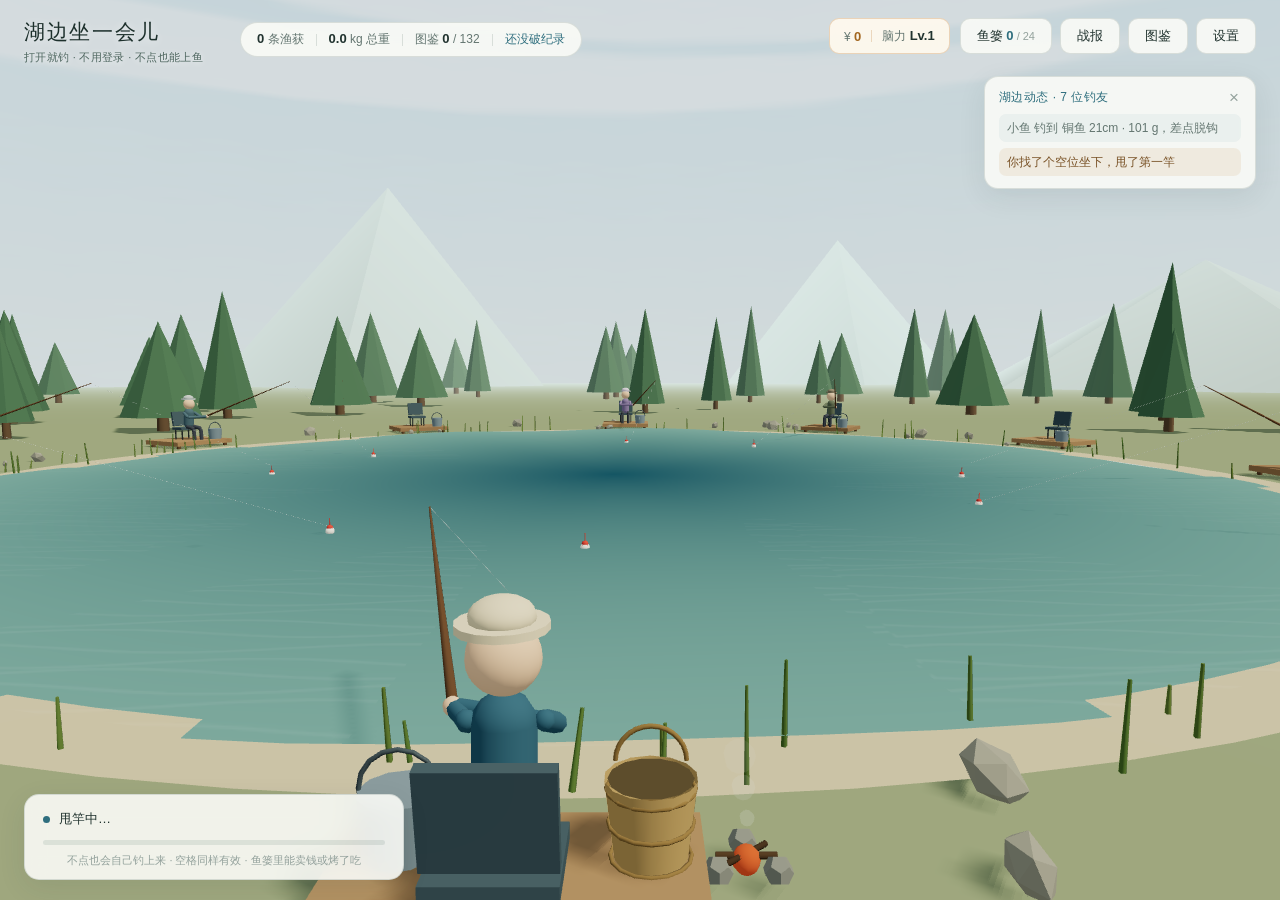
<file: fishing.html>
<!doctype html>
<html lang="zh-CN">
  <head>
    <meta charset="UTF-8" />
    <meta name="viewport" content="width=device-width, initial-scale=1.0" />
    <meta name="theme-color" content="#dbe8e4" />

    <!-- ===================== SEO 基础 ===================== -->
    <title>湖边坐一会儿 · 免费摸鱼钓鱼网页游戏（132 种淡水鱼 · 无需下载）</title>
    <meta
      name="description"
      content="《湖边坐一会儿》是免费在线钓鱼网页游戏：环湖钓位、132 种淡水鱼、五档品级、图鉴收集、每日战报，全程可零操作的摸鱼钓鱼。打开浏览器就能钓，无需下载安装。"
    />
    <meta
      name="keywords"
      content="钓鱼游戏,免费钓鱼游戏,在线钓鱼,摸鱼游戏,网页钓鱼小游戏,淡水鱼图鉴,休闲游戏,网页游戏不用下载,浏览器游戏,钓鱼模拟,湖边钓鱼,挂机游戏"
    />
    <meta name="author" content="kakshinji" />
    <meta
      name="robots"
      content="index, follow, max-snippet:-1, max-image-preview:large, max-video-preview:-1"
    />
    <meta name="googlebot" content="index, follow, max-snippet:-1, max-image-preview:large" />
    <meta name="baiduspider" content="index, follow" />
    <link rel="canonical" href="https://kakshinji.github.io/fishing.html" />

    <!-- ===================== Open Graph ===================== -->
    <meta property="og:type" content="website" />
    <meta property="og:site_name" content="今晚便利店" />
    <meta property="og:locale" content="zh_CN" />
    <meta property="og:title" content="湖边坐一会儿 · 免费摸鱼钓鱼网页游戏" />
    <meta
      property="og:description"
      content="环湖钓位、132 种淡水鱼、五档品级、图鉴收集。全程可零操作的摸鱼钓鱼，浏览器直接玩。"
    />
    <meta property="og:url" content="https://kakshinji.github.io/fishing.html" />
    <meta property="og:image" content="https://kakshinji.github.io/og-fishing.jpg" />
    <meta property="og:image:secure_url" content="https://kakshinji.github.io/og-fishing.jpg" />
    <meta property="og:image:type" content="image/jpeg" />
    <meta property="og:image:width" content="1200" />
    <meta property="og:image:height" content="630" />
    <meta property="og:image:alt" content="《湖边坐一会儿》游戏截图：湖边钓位与鱼竿" />

    <!-- ===================== Twitter / X ===================== -->
    <meta name="twitter:card" content="summary_large_image" />
    <meta name="twitter:title" content="湖边坐一会儿 · 免费摸鱼钓鱼网页游戏" />
    <meta
      name="twitter:description"
      content="环湖钓位、132 种淡水鱼、五档品级。全程可零操作的摸鱼钓鱼。"
    />
    <meta name="twitter:image" content="https://kakshinji.github.io/og-fishing.jpg" />
    <meta name="twitter:image:alt" content="《湖边坐一会儿》游戏截图" />

    <!-- ===================== 应用 / PWA ===================== -->
    <link rel="manifest" href="/manifest.json" />
    <link rel="icon" type="image/svg+xml" href="/favicon.svg" />
    <link rel="apple-touch-icon" href="/favicon.svg" />
    <meta name="apple-mobile-web-app-capable" content="yes" />
    <meta name="apple-mobile-web-app-title" content="湖边坐一会儿" />
    <meta name="application-name" content="湖边坐一会儿" />
    <meta name="format-detection" content="telephone=no" />

    <!-- ===================== 结构化数据（VideoGame + FAQPage） ===================== -->
    <script type="application/ld+json">
      {
        "@context": "https://schema.org",
        "@graph": [
          {
            "@type": "VideoGame",
            "@id": "https://kakshinji.github.io/fishing.html#game",
            "name": "湖边坐一会儿",
            "alternateName": "Sit by the Lake",
            "description": "一款免费在线钓鱼网页游戏。玩家坐在湖边钓位上，钓起 132 种淡水鱼，鱼分普通、稀有、史诗、传奇、不朽五档品级，可收集图鉴、查看每日战报。支持全程零操作的「摸鱼」模式，打开浏览器即可游玩，无需下载安装。",
            "url": "https://kakshinji.github.io/fishing.html",
            "image": "https://kakshinji.github.io/og-fishing.jpg",
            "screenshot": {
              "@type": "ImageObject",
              "url": "https://kakshinji.github.io/og-fishing.jpg",
              "width": 1200,
              "height": 630
            },
            "genre": ["钓鱼", "休闲", "收集"],
            "gamePlatform": ["Web browser", "Desktop", "Mobile"],
            "playMode": "SinglePlayer",
            "applicationCategory": "GameApplication",
            "operatingSystem": "Any (WebGL)",
            "browserRequirements": "需要支持 WebGL 的现代浏览器",
            "inLanguage": "zh-CN",
            "offers": {
              "@type": "Offer",
              "price": "0",
              "priceCurrency": "CNY",
              "availability": "https://schema.org/InStock",
              "url": "https://kakshinji.github.io/fishing.html"
            },
            "author": {
              "@type": "Person",
              "name": "kakshinji",
              "url": "https://github.com/kakshinji"
            },
            "publisher": {
              "@type": "Person",
              "name": "kakshinji",
              "url": "https://github.com/kakshinji"
            },
            "datePublished": "2026-11-14"
          },
          {
            "@type": "FAQPage",
            "@id": "https://kakshinji.github.io/fishing.html#faq",
            "mainEntity": [
              {
                "@type": "Question",
                "name": "《湖边坐一会儿》是什么游戏？",
                "acceptedAnswer": {
                  "@type": "Answer",
                  "text": "《湖边坐一会儿》是一款免费在线钓鱼网页游戏。你坐在湖边钓位上钓鱼，共有 132 种淡水鱼、五档品级（普通/稀有/史诗/传奇/不朽），可以收集图鉴、查看每日战报。"
                }
              },
              {
                "@type": "Question",
                "name": "需要一直盯着屏幕吗？",
                "acceptedAnswer": {
                  "@type": "Answer",
                  "text": "不需要。游戏支持全程零操作的「摸鱼」模式，挂在那里自己就会钓鱼。也可以手动收线，体验咬钩和起鱼的过程。"
                }
              },
              {
                "@type": "Question",
                "name": "一共有多少种鱼？",
                "acceptedAnswer": {
                  "@type": "Answer",
                  "text": "132 种淡水鱼，分普通、稀有、史诗、传奇、不朽五档品级，收进图鉴里可以随时翻看。"
                }
              },
              {
                "@type": "Question",
                "name": "收费吗？需要下载吗？",
                "acceptedAnswer": {
                  "@type": "Answer",
                  "text": "完全免费，且无需下载安装。打开浏览器就能钓，无内购、无广告。"
                }
              },
              {
                "@type": "Question",
                "name": "还有别的游戏吗？",
                "acceptedAnswer": {
                  "@type": "Answer",
                  "text": "有。同一个站点还有《今晚便利店》3D 街景网页游戏：港式旧区夜市、47 家店铺、怪客 NPC，地址是 https://kakshinji.github.io/"
                }
              }
            ]
          }
        ]
      }
    </script>
    <script type="module" crossorigin src="/assets/fishing-Bu-_hxFC.js"></script>
    <link rel="modulepreload" crossorigin href="/assets/react-BdqkGuZs.js">
    <link rel="stylesheet" crossorigin href="/assets/fishing-GeSbubqD.css">
  </head>
  <body>
    <!-- 无 JS 环境的静态内容：给不渲染 JS 的搜索引擎（百度 / 多数 AI 爬虫）读的游戏说明 -->
    <noscript>
      <main
        style="
          max-width: 760px;
          margin: 0 auto;
          padding: 32px 24px 64px;
          font-family: system-ui, -apple-system, 'Segoe UI', 'Microsoft YaHei', sans-serif;
          line-height: 1.85;
          color: #2c3a36;
          background: #dbe8e4;
        "
      >
        <h1 style="font-size: 32px; margin: 0 0 6px">湖边坐一会儿</h1>
        <p style="font-size: 16px; color: #5c6f69; margin: 0 0 24px">
          免费摸鱼钓鱼网页游戏 · 132 种淡水鱼 · 无需下载
        </p>

        <h2 style="font-size: 20px; margin: 32px 0 12px">这是什么游戏</h2>
        <p>
          《湖边坐一会儿》是一款<b>免费在线钓鱼网页游戏</b>。你坐在湖边的钓位上，
          看着浮标起起伏伏，钓起一条又一条淡水鱼。一共 <b>132 种鱼</b>，
          分普通、稀有、史诗、传奇、不朽<b>五档品级</b>，全部收进图鉴里随时翻看。
        </p>

        <h2 style="font-size: 20px; margin: 32px 0 12px">玩法</h2>
        <ul style="padding-left: 22px">
          <li><b>零操作挂机</b>：挂在那里自己就会钓鱼，适合上班摸鱼</li>
          <li><b>手动收线</b>：体验咬钩、溜鱼、起鱼的全过程</li>
          <li><b>图鉴收集</b>：132 种鱼的体长、重量、钓点、时间全记录</li>
          <li><b>每日战报</b>：今天钓了几条、最高品级、最长的一条</li>
          <li><b>品级演出</b>：钓到传奇 / 不朽时有全屏定格演出</li>
        </ul>

        <h2 style="font-size: 20px; margin: 32px 0 12px">游戏特色</h2>
        <ul style="padding-left: 22px">
          <li>打开浏览器就能玩，<b>无需下载安装、无需注册</b></li>
          <li>环湖钓位、松林倒影，安静的低多边形湖景</li>
          <li>132 种淡水鱼 × 五档品级，可长期收集</li>
          <li>支持挂机摸鱼，也支持手动操作</li>
          <li>完全免费，无内购，无广告</li>
        </ul>

        <h2 style="font-size: 20px; margin: 32px 0 12px">另一个游戏</h2>
        <p>
          同一站点还有《<a href="/" style="color: #2f6b5c">今晚便利店</a>》3D 街景网页游戏：
          港式旧区夜市、47 家店铺、怪客 NPC、白天黑夜切换。
        </p>

        <p style="margin-top: 40px; color: #7d8a85; font-size: 13px">
          提示：本页需要 JavaScript 才能运行。请启用 JavaScript 后刷新页面开始钓鱼。
        </p>
      </main>
    </noscript>

    <div id="root"></div>
  </body>
</html>
</file>
<file: assets/fishing-GeSbubqD.css>
:root{--fk-ink: #21332f;--fk-ink2: #647671;--fk-ink3: #93a19c;--fk-paper: rgba(250, 251, 247, .9);--fk-solid: #fafbf7;--fk-line: rgba(37, 68, 62, .14);--fk-lake: #2f6e7e;--fk-amber: #bd7731;--fk-sans: -apple-system, BlinkMacSystemFont, "Segoe UI", "PingFang SC", "Microsoft YaHei", sans-serif;--fk-serif: "Songti SC", "SimSun", "Noto Serif SC", Georgia, serif}*{box-sizing:border-box}html,body,#root{height:100%;margin:0;padding:0;overflow:hidden;background:#dce9e6}body{font-family:var(--fk-sans);color:var(--fk-ink);-webkit-font-smoothing:antialiased;-webkit-user-select:none;user-select:none;overscroll-behavior:none}.fk-app{position:fixed;inset:0}canvas{display:block;outline:none}.fk-hud{position:fixed;inset:0;z-index:10;pointer-events:none;font-size:13px}.fk-hud button,.fk-hud input{font-family:inherit;cursor:pointer}.fk-hud button{pointer-events:auto}.fk-top{position:absolute;top:0;left:0;right:0;display:flex;align-items:flex-start;gap:20px;padding:18px 24px;z-index:30}.fk-brand{min-width:196px}.fk-brand h1{margin:0;font-family:var(--fk-serif);font-size:21px;font-weight:500;letter-spacing:.08em;color:#1d302c;text-shadow:0 1px 8px rgba(255,255,255,.7)}.fk-brand span{display:block;margin-top:4px;font-size:11px;color:#4e665f;letter-spacing:.03em;text-shadow:0 1px 6px rgba(255,255,255,.8)}.fk-stats{display:flex;align-items:center;gap:12px;margin-top:4px;padding:8px 16px;background:var(--fk-paper);border:1px solid var(--fk-line);border-radius:999px;-webkit-backdrop-filter:blur(8px);backdrop-filter:blur(8px);font-size:12px;color:var(--fk-ink2);white-space:nowrap}.fk-stats b{color:var(--fk-ink);font-weight:600;font-size:13px}.fk-stats i{width:1px;height:12px;background:var(--fk-line)}.fk-biggest{color:var(--fk-lake)}.fk-wallet{display:flex;align-items:center;gap:10px;padding:8px 14px;margin-right:2px;border-radius:10px;border:1px solid rgba(189,119,49,.28);background:#fffaeeeb;color:var(--fk-ink2);font-size:12px;white-space:nowrap;-webkit-backdrop-filter:blur(8px);backdrop-filter:blur(8px)}.fk-wallet i{width:1px;height:12px;background:#bd773140}.fk-wallet b{font-weight:600;color:var(--fk-ink);font-size:13px}.fk-wallet-coin b{color:#a2661f}.fk-top-btns button small{color:var(--fk-ink3);font-size:11px;font-weight:400}.fk-top-btns button b{font-weight:600;color:var(--fk-lake)}.fk-top-btns{margin-left:auto;display:flex;gap:8px;pointer-events:auto}.fk-top-btns button,.fk-news-toggle{padding:8px 16px;border-radius:10px;border:1px solid var(--fk-line);background:var(--fk-paper);color:var(--fk-ink);font-size:13px;-webkit-backdrop-filter:blur(8px);backdrop-filter:blur(8px);transition:background .15s,transform .15s}.fk-top-btns button:hover,.fk-news-toggle:hover{background:#fff;transform:translateY(-1px)}.fk-news{position:absolute;top:76px;right:24px;width:272px;padding:12px 14px;background:var(--fk-paper);border:1px solid var(--fk-line);border-radius:14px;-webkit-backdrop-filter:blur(10px);backdrop-filter:blur(10px);box-shadow:0 8px 28px #1c3c3817;pointer-events:auto;z-index:20}.fk-news-toggle{position:absolute;top:76px;right:24px}.fk-news-head{display:flex;justify-content:space-between;align-items:center;font-size:12px;color:var(--fk-lake);margin-bottom:8px;letter-spacing:.04em}.fk-news-head button{border:0;background:none;color:var(--fk-ink3);font-size:17px;line-height:1;padding:0 2px}.fk-news-list{display:flex;flex-direction:column;gap:6px}.fk-news-item{font-size:12px;line-height:1.5;color:var(--fk-ink2);padding:5px 8px;border-radius:7px;background:#2f6e7e0e;animation:fkFade .35s ease}.fk-news-item.mine{background:#bd77311a;color:#7a5327}.fk-status{position:absolute;bottom:20px;left:24px;width:min(380px,calc(100vw - 40px));padding:12px 18px 11px;background:var(--fk-paper);border:1px solid var(--fk-line);border-radius:15px;-webkit-backdrop-filter:blur(10px);backdrop-filter:blur(10px);box-shadow:0 8px 28px #1c3c3817;pointer-events:none;transition:border-color .25s}.fk-status.active{border-color:#bd773180}.fk-status-line{display:flex;align-items:center;gap:9px;min-height:24px}.fk-dot{width:7px;height:7px;border-radius:50%;background:var(--fk-lake);flex:none}.fk-status.active .fk-dot{background:var(--fk-amber);animation:fkPulse .85s infinite}.fk-status-text{font-size:13px;color:var(--fk-ink)}.fk-tap-btn{margin-left:auto;padding:5px 12px;border-radius:8px;border:1px solid rgba(189,119,49,.4);background:#bd77311f;color:#8b5620;font-size:12px;white-space:nowrap}.fk-tap-btn:hover{background:#bd773138}.fk-progress{margin-top:9px;height:5px;background:#25443e1a;border-radius:999px;overflow:hidden}.fk-progress-fill{height:100%;border-radius:999px;background:var(--fk-lake);transition:width .12s linear}.fk-progress-fill.boost{background:var(--fk-amber)}.fk-hint{margin-top:8px;font-size:11px;color:var(--fk-ink3);text-align:center}.fk-card{position:absolute;top:50%;right:5.5%;transform:translateY(-50%);width:352px;display:flex;gap:14px;padding:18px;background:#fcfcf8f5;border:1px solid var(--fk-line);border-radius:18px;box-shadow:0 18px 52px #17383433;-webkit-backdrop-filter:blur(12px);backdrop-filter:blur(12px);animation:fkCardIn .38s cubic-bezier(.2,.9,.3,1);pointer-events:none}.fk-card-art{width:106px;flex:none;display:flex;align-items:center;justify-content:center;background:#2f6e7e12;border-radius:12px;padding:5px}.fk-card-svg{width:100%;height:auto}.fk-card-body{flex:1;min-width:0}.fk-card-title{display:flex;align-items:baseline;justify-content:space-between;gap:8px}.fk-card-title h2{margin:0;font-family:var(--fk-serif);font-size:22px;font-weight:500}.fk-rarity{font-size:11px;white-space:nowrap}.fk-card-sub{margin-top:3px;font-size:11px;color:var(--fk-ink3)}.fk-card-metrics{display:flex;gap:6px;margin-top:12px}.fk-card-metrics>div{flex:1;min-width:0;padding:7px 8px;background:#2f6e7e12;border-radius:9px;text-align:center}.fk-card-metrics b{display:block;font-size:15px;font-weight:600;color:var(--fk-lake);white-space:nowrap}.fk-card-metrics span{display:block;font-size:10px;color:var(--fk-ink3);margin-top:2px}.fk-card-note{margin:11px 0 0;font-size:12px;line-height:1.6;color:var(--fk-ink2)}.fk-card-tags{display:flex;flex-wrap:wrap;gap:6px;margin-top:10px}.tag{font-size:11px;padding:3px 8px;border-radius:6px}.tag.release{background:#2f6e7e21;color:var(--fk-lake)}.tag.record{background:#bd773129;color:#8b5620}.tag.dex{background:#5a826429;color:#3b6a45}.tag.basket{background:#bd773124;color:#8b5620}.fk-sizebar{margin-top:12px}.fk-sizebar-head,.fk-sizebar-foot{display:flex;justify-content:space-between;font-size:10px;color:var(--fk-ink3)}.fk-sizebar-track{position:relative;height:7px;margin:6px 0 4px;background:#25443e1a;border-radius:999px}.fk-sizebar-fill{height:100%;border-radius:999px;background:linear-gradient(90deg,#7fa9a3,#2f6e7e)}.fk-sizebar-mark{position:absolute;top:-3px;width:3px;height:13px;background:var(--fk-amber);border-radius:2px;transform:translate(-1.5px)}.fk-panel{position:absolute;top:50%;left:50%;transform:translate(-50%,-50%);background:#fbfcf8f7;border:1px solid var(--fk-line);border-radius:20px;box-shadow:0 24px 70px #1434303d;-webkit-backdrop-filter:blur(14px);backdrop-filter:blur(14px);z-index:40;pointer-events:auto;animation:fkCardIn .28s ease}.fk-panel-head{display:flex;align-items:flex-start;justify-content:space-between;padding:20px 22px 14px}.fk-panel-head h2{margin:0;font-family:var(--fk-serif);font-size:20px;font-weight:500}.fk-panel-head span{display:block;margin-top:4px;font-size:11px;color:var(--fk-ink3)}.fk-x{border:0;background:none;color:var(--fk-ink3);font-size:22px;line-height:1;padding:0 4px}.fk-x:hover{color:var(--fk-ink)}.fk-dex{width:min(880px,calc(100vw - 40px));height:min(680px,calc(100vh - 60px));display:flex;flex-direction:column}.fk-dex-bar{display:flex;gap:12px;align-items:center;padding:0 22px 12px}.fk-dex-bar input{flex:1;min-width:0;padding:9px 12px;border-radius:9px;border:1px solid var(--fk-line);background:#fff;color:var(--fk-ink);font-size:13px;outline:none;pointer-events:auto;cursor:text}.fk-dex-bar input:focus{border-color:var(--fk-lake)}.fk-segs{display:flex;gap:3px;padding:3px;background:#25443e0f;border-radius:9px}.fk-segs button{padding:6px 12px;border:0;border-radius:7px;background:transparent;color:var(--fk-ink2);font-size:12px}.fk-segs button.on{background:#fff;color:var(--fk-ink);box-shadow:0 1px 4px #00000012}.fk-dex-progress{height:4px;margin:0 22px 12px;background:#25443e1a;border-radius:999px;overflow:hidden}.fk-dex-progress div{height:100%;background:var(--fk-lake);border-radius:999px}.fk-dex-grid{flex:1;overflow-y:auto;display:grid;grid-template-columns:repeat(auto-fill,minmax(112px,1fr));gap:8px;padding:0 22px 20px;align-content:start}.fk-dex-cell{padding:9px 6px 8px;border-radius:11px;border:1px solid var(--fk-line);background:#fff;text-align:center;color:var(--fk-ink);transition:transform .12s,border-color .12s}.fk-dex-cell:hover{transform:translateY(-2px);border-color:var(--fk-lake)}.fk-dex-cell.sel{border-color:var(--fk-lake);background:#2f6e7e12}.fk-dex-cell.locked{background:#25443e09;border-style:dashed}.fk-dex-art{height:54px;display:flex;align-items:center;justify-content:center}.fk-dex-art svg{width:92px;height:54px}.fk-dex-cell.locked .fk-dex-art{color:var(--fk-ink3)}.fk-q{font-size:26px;color:var(--fk-ink3);font-family:var(--fk-serif)}.fk-dex-name{font-size:12px;margin-top:3px}.fk-dex-cell.locked .fk-dex-name{color:var(--fk-ink3)}.fk-dex-meta{font-size:10px;margin-top:2px;opacity:.85}.fk-dex-empty{grid-column:1 / -1;text-align:center;padding:40px;color:var(--fk-ink3)}.fk-dex-detail{display:flex;align-items:center;gap:14px;margin:0 22px 20px;padding:12px 14px;background:#2f6e7e12;border-radius:12px}.fk-detail-svg{width:100px;height:58px;flex:none}.fk-dex-detail h3{margin:0;font-family:var(--fk-serif);font-size:16px;font-weight:500}.fk-dex-detail p{margin:4px 0;font-size:12px;color:var(--fk-ink2);line-height:1.5}.fk-detail-nums{font-size:11px;color:var(--fk-ink3)}.fk-settings{width:min(440px,calc(100vw - 40px))}.fk-row{display:flex;align-items:center;justify-content:space-between;padding:11px 22px;border-top:1px solid var(--fk-line);font-size:13px}.fk-btn{padding:6px 12px;border-radius:8px;border:1px solid var(--fk-line);background:#fff;color:var(--fk-ink);font-size:12px}.fk-btn:hover{border-color:var(--fk-lake)}.fk-btn.danger{color:#a3453c;border-color:#a3453c4d}.fk-switch{min-width:48px;padding:5px 12px;border-radius:8px;border:1px solid var(--fk-line);background:#fff;color:var(--fk-ink3);font-size:12px}.fk-switch.on{background:#2f6e7e21;border-color:#2f6e7e59;color:var(--fk-lake)}.fk-settings-note{margin:6px 22px 20px;font-size:11px;line-height:1.6;color:var(--fk-ink3)}.fk-row>span small{display:block;font-size:10px;color:var(--fk-ink3);margin-top:2px}.fk-head-actions{display:flex;align-items:flex-start;gap:12px}.fk-link{border:0;background:none;color:var(--fk-lake);font-size:12px;padding:3px 0}.fk-link:hover{text-decoration:underline}.fk-report{width:min(520px,calc(100vw - 40px));height:min(720px,calc(100vh - 60px));display:flex;flex-direction:column;overflow:hidden}.fk-report-head{flex:none;padding:18px 24px 16px;background:linear-gradient(155deg,#fdf8ec,#f3f6ee);border-bottom:1px dashed rgba(37,68,62,.22);border-radius:20px 20px 0 0}.fk-report-head-top{display:flex;align-items:center;justify-content:space-between;font-size:10px;letter-spacing:.14em;color:var(--fk-ink3)}.fk-report-head h2{margin:10px 0 3px;font-family:var(--fk-serif);font-size:27px;font-weight:500;letter-spacing:.1em}.fk-report-date{font-size:12px;color:var(--fk-ink2)}.fk-report-verdict{margin:12px 0 0;font-family:var(--fk-serif);font-size:14px;line-height:1.6;color:#7a5327}.fk-report-scroll{flex:1;min-height:0;overflow-y:auto;padding:0 24px 18px}.fk-report-nums{display:grid;grid-template-columns:repeat(4,1fr);gap:7px;margin:16px 0 2px}.fk-report-nums>div{padding:10px 3px;text-align:center;border-radius:11px;background:#2f6e7e12}.fk-report-nums b{display:block;font-size:18px;font-weight:600;color:var(--fk-lake);white-space:nowrap}.fk-report-nums span{display:block;font-size:10px;color:var(--fk-ink3);margin-top:3px}.fk-report-big{display:flex;align-items:center;gap:14px;padding:10px 14px;border-radius:12px;border:1px solid var(--fk-line);background:#fff}.fk-report-big-art{width:110px;height:62px;flex:none;display:flex;align-items:center;justify-content:center;background:#2f6e7e0f;border-radius:9px}.fk-report-big-art svg{width:102px;height:58px}.fk-report-big-info{min-width:0}.fk-report-big-name{font-family:var(--fk-serif);font-size:18px}.fk-report-big-name i{font-style:normal;font-family:var(--fk-sans);font-size:11px;margin-left:8px}.fk-report-big-meta{margin-top:4px;font-size:11px;color:var(--fk-ink3);line-height:1.5}.fk-report-species{display:grid;grid-template-columns:repeat(4,1fr);gap:7px}.fk-report-sp{padding:6px 4px 5px;border-radius:9px;border:1px solid var(--fk-line);background:#fff;text-align:center}.fk-report-sp svg{width:100%;height:34px}.fk-report-sp span{display:block;margin-top:2px;font-size:10px;color:var(--fk-ink2);white-space:nowrap;overflow:hidden;text-overflow:ellipsis}.fk-report-more{grid-column:1 / -1;padding:5px;text-align:center;font-size:11px;color:var(--fk-ink3)}.fk-report-history{display:flex;flex-direction:column;gap:5px}.fk-report-hrow{display:grid;grid-template-columns:1.25fr 1.1fr .8fr .7fr;gap:6px;align-items:center;padding:7px 10px;border-radius:8px;background:#25443e0b;font-size:11px;color:var(--fk-ink2)}.fk-report-hrow b{color:var(--fk-ink);font-weight:600;white-space:nowrap}.fk-report-hrow span:nth-child(3){color:#a2661f;text-align:right;white-space:nowrap}.fk-report-hrow span:nth-child(4){text-align:right;white-space:nowrap}.fk-report-foot{flex:none;display:flex;gap:8px;padding:14px 24px 20px;border-top:1px dashed rgba(37,68,62,.22);background:#fdf8eca6}.fk-report-foot button{flex:1;padding:10px 8px;border-radius:10px;font-size:12px;font-weight:600;white-space:nowrap}.fk-report-copy{border:1px solid var(--fk-line);background:#fff;color:var(--fk-ink)}.fk-report-copy:hover{border-color:var(--fk-lake)}.fk-report-settle{border:1px solid rgba(189,119,49,.4);background:#bd773126;color:#8b5620}.fk-report-settle:hover:not(:disabled){background:#bd77313d}.fk-report-settle:disabled{opacity:.45;cursor:not-allowed}.fk-basket{width:min(600px,calc(100vw - 40px));height:min(700px,calc(100vh - 60px));display:flex;flex-direction:column}.fk-basket-summary{flex:none;padding:0 22px 14px}.fk-basket-nums{display:flex;gap:8px}.fk-basket-nums>div{flex:1;min-width:0;text-align:center;padding:9px 6px;border-radius:11px;background:#2f6e7e12}.fk-basket-nums b{display:block;font-size:19px;font-weight:600;color:var(--fk-lake);white-space:nowrap}.fk-basket-nums b small{font-size:11px;color:var(--fk-ink3);font-weight:400}.fk-basket-nums span{display:block;font-size:10px;color:var(--fk-ink3);margin-top:2px}.fk-basket-actions{display:flex;gap:8px;margin-top:10px}.fk-basket-actions button{flex:1;padding:11px 10px;border-radius:11px;border:1px solid transparent;font-size:13px;font-weight:600;display:flex;align-items:center;justify-content:center;gap:8px;transition:transform .14s,filter .14s}.fk-basket-actions button span{font-size:11px;font-weight:400;opacity:.85}.fk-basket-actions button:hover:not(:disabled){transform:translateY(-1px);filter:brightness(1.04)}.fk-basket-actions button:disabled{opacity:.42;cursor:not-allowed}.fk-primary{background:var(--fk-lake);color:#fff}.fk-warm{background:#bd773126;color:#8b5620;border-color:#bd773159!important}.fk-brain-line{margin-top:10px;padding:8px 11px;border-radius:9px;background:#bd773114;font-size:11px;line-height:1.6;color:#7a5327}.fk-brain-line em{display:block;font-style:normal;color:var(--fk-ink3)}.fk-basket-scroll{flex:1;min-height:0;overflow-y:auto;padding:0 22px 20px}.fk-section-title{display:flex;align-items:baseline;gap:8px;margin:14px 0 9px;font-size:12px;font-weight:600;color:var(--fk-ink)}.fk-section-title span{font-size:10px;font-weight:400;color:var(--fk-ink3)}.fk-creel-empty{padding:26px 12px;text-align:center;font-size:12px;color:var(--fk-ink3);border:1px dashed var(--fk-line);border-radius:12px}.fk-creel-list{display:flex;flex-direction:column;gap:7px}.fk-creel-row{display:flex;align-items:center;gap:10px;padding:8px 10px;border-radius:11px;border:1px solid var(--fk-line);background:#fff}.fk-creel-art{width:66px;height:40px;flex:none;display:flex;align-items:center;justify-content:center;background:#2f6e7e0f;border-radius:8px}.fk-creel-art svg{width:60px;height:36px}.fk-creel-info{flex:1;min-width:0}.fk-creel-name{font-size:13px;font-weight:600;white-space:nowrap;overflow:hidden;text-overflow:ellipsis}.fk-creel-name .fk-count{color:var(--fk-lake);margin-left:3px;font-size:12px}.fk-creel-meta{margin-top:2px;font-size:10px;color:var(--fk-ink3);white-space:nowrap;overflow:hidden;text-overflow:ellipsis}.fk-creel-price{flex:none;font-size:13px;font-weight:600;color:#a2661f;min-width:54px;text-align:right}.fk-creel-btns{flex:none;display:flex;gap:4px}.fk-creel-btns button{min-width:34px;padding:5px 8px;border-radius:7px;border:1px solid var(--fk-line);background:#fff;color:var(--fk-ink2);font-size:11px}.fk-creel-btns button:hover{border-color:var(--fk-lake);color:var(--fk-lake)}.fk-creel-btns button.warm:hover{border-color:var(--fk-amber);color:#8b5620}.fk-shop-list{display:flex;flex-direction:column;gap:7px}.fk-shop-row{display:flex;align-items:center;gap:10px;padding:9px 11px;border-radius:11px;background:#bd77310e;border:1px solid rgba(189,119,49,.16)}.fk-shop-info{flex:1;min-width:0}.fk-shop-name{font-size:12px;font-weight:600}.fk-shop-name span{font-weight:400;font-size:10px;color:var(--fk-ink3);margin-left:6px}.fk-shop-desc{margin-top:2px;font-size:10px;color:var(--fk-ink3)}.fk-shop-buy{flex:none;min-width:68px;padding:7px 10px;border-radius:8px;border:1px solid rgba(189,119,49,.4);background:#fff;color:#8b5620;font-size:12px;font-weight:600}.fk-shop-buy:hover:not(:disabled){background:#bd77311f}.fk-shop-buy:disabled{opacity:.4;cursor:not-allowed}.fk-basket-foot{margin-top:14px;font-size:10px;line-height:1.7;color:var(--fk-ink3)}.fk-grade-frame{border:1px solid var(--fk-gb2);box-shadow:inset 0 0 0 1px var(--fk-gb1),0 0 0 2px var(--fk-gsoft),0 8px 22px var(--fk-gglow)}.fk-grade-frame.g3,.fk-grade-frame.g4{border-width:2px}.fk-grade-frame.g3{box-shadow:inset 0 0 0 1px #ffe9ae,0 0 0 3px #e8a91c2b,0 10px 30px #e8a91c5c}.fk-grade-frame.g4{box-shadow:inset 0 0 0 1px #ffd9d5,0 0 0 4px #e0453f2b,0 10px 34px #e0453f7a}.fk-card.fk-grade-frame{box-shadow:inset 0 0 0 1px var(--fk-gb1),0 0 0 3px var(--fk-gsoft),0 18px 52px var(--fk-gglow)}.fk-card.fk-grade-frame.g3{box-shadow:inset 0 0 0 1px #ffe9ae,0 0 0 4px #e8a91c2e,0 18px 56px #e8a91c66}.fk-card.fk-grade-frame.g4{box-shadow:inset 0 0 0 1px #ffd9d5,0 0 0 5px #e0453f33,0 18px 60px #e0453f85}.fk-card.g3:before,.fk-card.g4:before{content:"";position:absolute;top:0;left:20px;right:20px;height:3px;border-radius:0 0 3px 3px;background:linear-gradient(90deg,transparent,var(--fk-gb1),var(--fk-gb2),var(--fk-gb1),transparent);pointer-events:none}.fk-grade-name{color:var(--fk-g, var(--fk-ink))}.fk-grade-frame.g2 .fk-grade-name,.fk-grade-frame.g3 .fk-grade-name,.fk-grade-frame.g4 .fk-grade-name{font-weight:700;letter-spacing:.02em}.fk-grade-badge{display:inline-flex;align-items:center;justify-content:center;padding:3px 10px;border-radius:999px;background:var(--fk-gbadge);color:#fff;font-family:var(--fk-sans);font-size:11px;font-weight:600;letter-spacing:.06em;white-space:nowrap;box-shadow:0 2px 7px var(--fk-gglow)}.fk-grade-badge.sm{padding:1px 7px;font-size:10px;letter-spacing:.02em}.fk-news-grade{display:inline-block;margin-right:5px;padding:1px 6px;border-radius:5px;background:var(--fk-gbadge);color:#fff;font-size:10px;font-weight:600}.fk-card-title{align-items:center}.fk-card-grade-line{display:flex;flex-wrap:wrap;gap:2px;margin-top:5px;font-size:10px;color:var(--fk-ink3)}.fk-card-grade-line span:first-child{font-weight:600}.fk-hud select{font-family:inherit;cursor:pointer;pointer-events:auto}.fk-grade-select{padding:9px 10px;border-radius:9px;border:1px solid var(--fk-line);background:#fff;color:var(--fk-ink);font-size:12px;outline:none}.fk-grade-select:focus{border-color:var(--fk-lake)}.fk-grade-legend{display:flex;align-items:center;flex-wrap:wrap;gap:6px;padding:0 22px 10px;font-size:11px}.fk-grade-legend-item{display:inline-flex;align-items:center;gap:5px;padding:3px 9px;border-radius:999px;border:1px solid var(--fk-gb1);background:var(--fk-gsoft);color:var(--fk-g);font-weight:600}.fk-grade-legend-item i{width:8px;height:8px;border-radius:50%;background:var(--fk-gbadge);box-shadow:0 0 0 2px var(--fk-gsoft)}.fk-grade-legend em{margin-left:auto;font-style:normal;font-size:10px;color:var(--fk-ink3)}.fk-dex-cell.fk-grade-frame:hover,.fk-dex-cell.sel.fk-grade-frame{border-color:var(--fk-gb2)}.fk-dex-cell:not(.locked) .fk-dex-meta{color:var(--fk-g)}.fk-dex-detail h3{display:flex;align-items:center;flex-wrap:wrap;gap:6px}.fk-detail-odds{font-family:var(--fk-sans);font-size:10px;font-weight:400;color:var(--fk-ink3)}.fk-report-big-name{display:flex;align-items:center;flex-wrap:wrap;gap:8px}.fk-report-big-info .fk-grade-name{font-family:var(--fk-serif)}.fk-report-sp .fk-grade-name{color:var(--fk-g);font-weight:600}.fk-grade-stats{flex:none;margin:0 22px 12px;padding:10px 12px 9px;border-radius:12px;border:1px solid var(--fk-line);background:#25443e0a}.fk-grade-stats-head{display:flex;align-items:center;justify-content:space-between;gap:10px;font-size:11px;color:var(--fk-ink2)}.fk-grade-stats-head>span:first-child b{color:var(--fk-ink);font-size:13px}.fk-grade-best{display:inline-flex;align-items:center;gap:6px;border:0;background:none;padding:0;font-size:11px;color:var(--fk-ink2);white-space:nowrap}.fk-grade-best:hover .fk-grade-name{text-decoration:underline}.fk-grade-best .fk-grade-name{font-family:var(--fk-serif);font-size:13px;color:var(--fk-g)}.fk-grade-best>span{font-size:10px;color:var(--fk-ink3)}.fk-grade-best-none{font-size:11px;color:var(--fk-ink3)}.fk-grade-stats-grid{display:grid;grid-template-columns:repeat(5,1fr);gap:6px;margin-top:9px}.fk-grade-stat{padding:6px 8px;border-radius:9px;border:1px solid var(--fk-gb1);background:var(--fk-gsoft)}.fk-grade-stat>span{display:flex;align-items:center;gap:4px;font-size:10px;font-weight:600;color:var(--fk-g)}.fk-grade-stat>span i{width:7px;height:7px;border-radius:50%;background:var(--fk-gbadge)}.fk-grade-stat>b{display:block;margin-top:2px;font-size:16px;color:var(--fk-g)}.fk-grade-stat-bar{height:3px;margin-top:4px;border-radius:999px;background:#25443e1a;overflow:hidden}.fk-grade-stat-bar>div{height:100%;border-radius:999px;background:var(--fk-gbadge)}.fk-grade-stats-note{margin-top:7px;font-size:10px;color:var(--fk-ink3)}.fk-report-grades{display:grid;grid-template-columns:repeat(5,1fr);gap:6px}.fk-report-grade{display:flex;align-items:center;justify-content:center;gap:4px;padding:6px 3px;border-radius:9px;border:1px solid var(--fk-gb1);background:var(--fk-gsoft);font-size:10px;color:var(--fk-g);white-space:nowrap}.fk-report-grade i{width:6px;height:6px;border-radius:50%;background:var(--fk-gbadge);flex:none}.fk-report-grade b{font-size:13px;color:var(--fk-g)}.fk-report-grade.zero{opacity:.42}.fk-spot{position:fixed;inset:0;z-index:60;display:flex;align-items:center;justify-content:center;overflow:hidden;pointer-events:auto;animation:fkSpotIn .3s ease both}.fk-spot-veil{position:absolute;inset:0;background:#0a1617db;-webkit-backdrop-filter:blur(5px);backdrop-filter:blur(5px)}.fk-spot.g3 .fk-spot-veil{background:#1b1408de}.fk-spot.g4 .fk-spot-veil{background:#1f0909e3}.fk-spot-aura{position:absolute;inset:0;background:radial-gradient(ellipse 62% 58% at 50% 46%,var(--fk-gglow),transparent 72%);animation:fkSpotAura 2.6s ease-in-out infinite alternate}.fk-spot-rays{position:absolute;left:50%;top:46%;width:170vmax;height:170vmax;background:repeating-conic-gradient(from 0deg,var(--fk-gglow) 0deg 2.5deg,transparent 2.5deg 15deg);-webkit-mask-image:radial-gradient(circle,transparent 7%,#000 20%,transparent 60%);mask-image:radial-gradient(circle,transparent 7%,#000 20%,transparent 60%);opacity:.36;animation:fkSpotRays 26s linear infinite}.fk-spot-flare{position:absolute;left:50%;top:46%;width:min(74vw,760px);aspect-ratio:1;border-radius:50%;transform:translate(-50%,-50%);background:radial-gradient(circle,var(--fk-gc) 0%,transparent 64%);filter:blur(34px);animation:fkSpotFlare 1.8s ease-out both}.fk-spot-sparks{position:absolute;inset:0}.fk-spot-sparks i{position:absolute;width:5px;height:5px;border-radius:50%;background:var(--fk-gc);box-shadow:0 0 12px 3px var(--fk-gglow);opacity:0;animation:fkSpark 1.9s ease-in-out infinite}.fk-spot-card.fk-grade-frame{position:relative;z-index:2;width:min(380px,calc(100vw - 40px));padding:22px 26px 20px;border-radius:20px;text-align:center;color:#f4f7f3;background:linear-gradient(165deg,#182a28fa,#0c191afa);box-shadow:inset 0 0 0 1px #ffffff12,0 0 0 3px var(--fk-gsoft),0 28px 80px #0000008c,0 0 64px var(--fk-gglow);animation:fkSpotCard .55s cubic-bezier(.2,.9,.3,1) both}.fk-spot.g4 .fk-spot-card.fk-grade-frame{box-shadow:inset 0 0 0 1px #ffffff17,0 0 0 4px #e0453f33,0 28px 80px #0009,0 0 84px #e0453f80}.fk-spot-kicker{font-size:10px;letter-spacing:.18em;color:var(--fk-gc);opacity:.9}.fk-spot-art{height:128px;margin:12px 0 6px;display:flex;align-items:center;justify-content:center;border-radius:14px;background:radial-gradient(ellipse at center,var(--fk-gsoft),rgba(255,255,255,.03) 72%)}.fk-spot-art svg{width:88%;height:108px;filter:brightness(1.18) drop-shadow(0 6px 18px var(--fk-gglow))}.fk-spot-name{font-family:var(--fk-serif);font-size:30px;line-height:1.3;color:var(--fk-gc);text-shadow:0 0 20px var(--fk-gglow)}.fk-spot-badge{margin-top:6px}.fk-spot-metrics{display:grid;grid-template-columns:repeat(3,1fr);gap:6px;margin-top:16px}.fk-spot-metrics>div{padding:8px 4px;border-radius:9px;background:#ffffff12}.fk-spot-metrics b{display:block;font-size:16px;font-weight:600;color:#fff;white-space:nowrap}.fk-spot-metrics span{display:block;margin-top:2px;font-size:10px;color:#ffffff80}.fk-spot-tags{display:flex;flex-wrap:wrap;justify-content:center;gap:6px;margin-top:12px}.fk-spot-tags span{padding:2px 9px;border-radius:999px;border:1px solid rgba(255,255,255,.2);font-size:10px;color:#ffffffc7}.fk-spot-rule{margin:15px 0 10px;border-top:1px dashed rgba(255,255,255,.22)}.fk-spot-flavor{margin:0;font-family:var(--fk-serif);font-size:13px;line-height:1.7;color:#ffffffe0}.fk-spot-sub{margin-top:8px;font-size:10px;color:#ffffff73}.fk-spot-hint{position:absolute;z-index:2;bottom:26px;left:0;right:0;text-align:center;font-size:11px;letter-spacing:.05em;color:#ffffff8c}@keyframes fkSpotIn{0%{opacity:0}to{opacity:1}}@keyframes fkSpotCard{0%{opacity:0;transform:translateY(22px) scale(.94)}to{opacity:1;transform:none}}@keyframes fkSpotAura{0%{opacity:.55;transform:scale(.92)}to{opacity:1;transform:scale(1.08)}}@keyframes fkSpotRays{0%{transform:translate(-50%,-50%) rotate(0)}to{transform:translate(-50%,-50%) rotate(360deg)}}@keyframes fkSpotFlare{0%{opacity:.34;transform:translate(-50%,-50%) scale(.7)}to{opacity:.12;transform:translate(-50%,-50%) scale(1.15)}}@keyframes fkSpark{0%,to{opacity:0;transform:scale(.4)}50%{opacity:.9;transform:scale(1.3)}}@keyframes fkCardIn{0%{opacity:0;transform:translate(-50%,-46%) scale(.97)}to{opacity:1;transform:translate(-50%,-50%) scale(1)}}.fk-card{animation-name:fkCardRight}@keyframes fkCardRight{0%{opacity:0;transform:translate(18px,-50%)}to{opacity:1;transform:translateY(-50%)}}@keyframes fkFade{0%{opacity:0}to{opacity:1}}@keyframes fkPulse{0%,to{opacity:1;transform:scale(1)}50%{opacity:.45;transform:scale(1.35)}}@media(max-width:1100px){.fk-top{flex-wrap:wrap;gap:10px;padding:14px 16px}.fk-brand{min-width:0}.fk-brand h1{font-size:18px}.fk-stats{white-space:normal;flex-wrap:wrap;row-gap:4px}.fk-top-btns{flex-wrap:wrap}.fk-top-btns button{padding:8px 12px;font-size:12px}.fk-news{top:auto;bottom:92px;right:16px;width:min(272px,calc(100vw - 32px))}}@media(max-width:760px){.fk-top{padding:12px;flex-wrap:wrap;gap:8px}.fk-brand{min-width:0}.fk-brand h1{font-size:17px}.fk-stats{order:3;width:100%;justify-content:space-between;gap:6px;font-size:11px;padding:7px 10px}.fk-biggest{display:none}.fk-top-btns{order:2;width:100%;margin-left:0;flex-wrap:wrap}.fk-wallet{padding:6px 10px;font-size:11px}.fk-top-btns>button{padding:7px 11px;font-size:12px}.fk-news{display:none}.fk-card{inset:auto 12px 108px;width:auto;transform:none}.fk-card{animation-name:fkFade}.fk-status{bottom:12px;left:12px;right:12px;width:auto}.fk-hint{display:none}.fk-basket{width:calc(100vw - 20px);height:calc(100vh - 40px)}.fk-basket-summary,.fk-basket-scroll{padding-left:14px;padding-right:14px}.fk-basket-nums b{font-size:16px}.fk-creel-row{gap:6px;padding:7px}.fk-creel-art{display:none}.fk-creel-price{min-width:44px;font-size:12px}.fk-report{width:calc(100vw - 20px);height:calc(100vh - 40px)}.fk-report-head,.fk-report-scroll,.fk-report-foot{padding-left:14px;padding-right:14px}.fk-report-nums{grid-template-columns:repeat(2,1fr)}.fk-report-species{grid-template-columns:repeat(3,1fr)}.fk-report-hrow{grid-template-columns:1.2fr 1.1fr .8fr;font-size:10px}.fk-report-hrow span:nth-child(4){display:none}.fk-report-foot button{font-size:11px}.fk-dex-bar{flex-wrap:wrap}.fk-dex-bar input{flex:1 1 100%}.fk-grade-select{flex:1}.fk-grade-legend{padding-left:14px;padding-right:14px;gap:4px}.fk-grade-legend-item{padding:2px 7px;font-size:10px}.fk-grade-legend em{width:100%;margin-left:0}.fk-creel-name .fk-grade-badge{display:none}.fk-grade-stats{margin:0 14px 10px}.fk-grade-stats-grid{gap:4px}.fk-grade-stat{padding:5px}.fk-grade-stat>b{font-size:13px}.fk-grade-best>span{display:none}.fk-report-grades{grid-template-columns:repeat(3,1fr)}.fk-spot-card.fk-grade-frame{padding:18px 16px 16px}.fk-spot-art{height:100px}.fk-spot-art svg{height:86px}.fk-spot-name{font-size:24px}.fk-spot-hint{bottom:14px;font-size:10px}}
</file>
